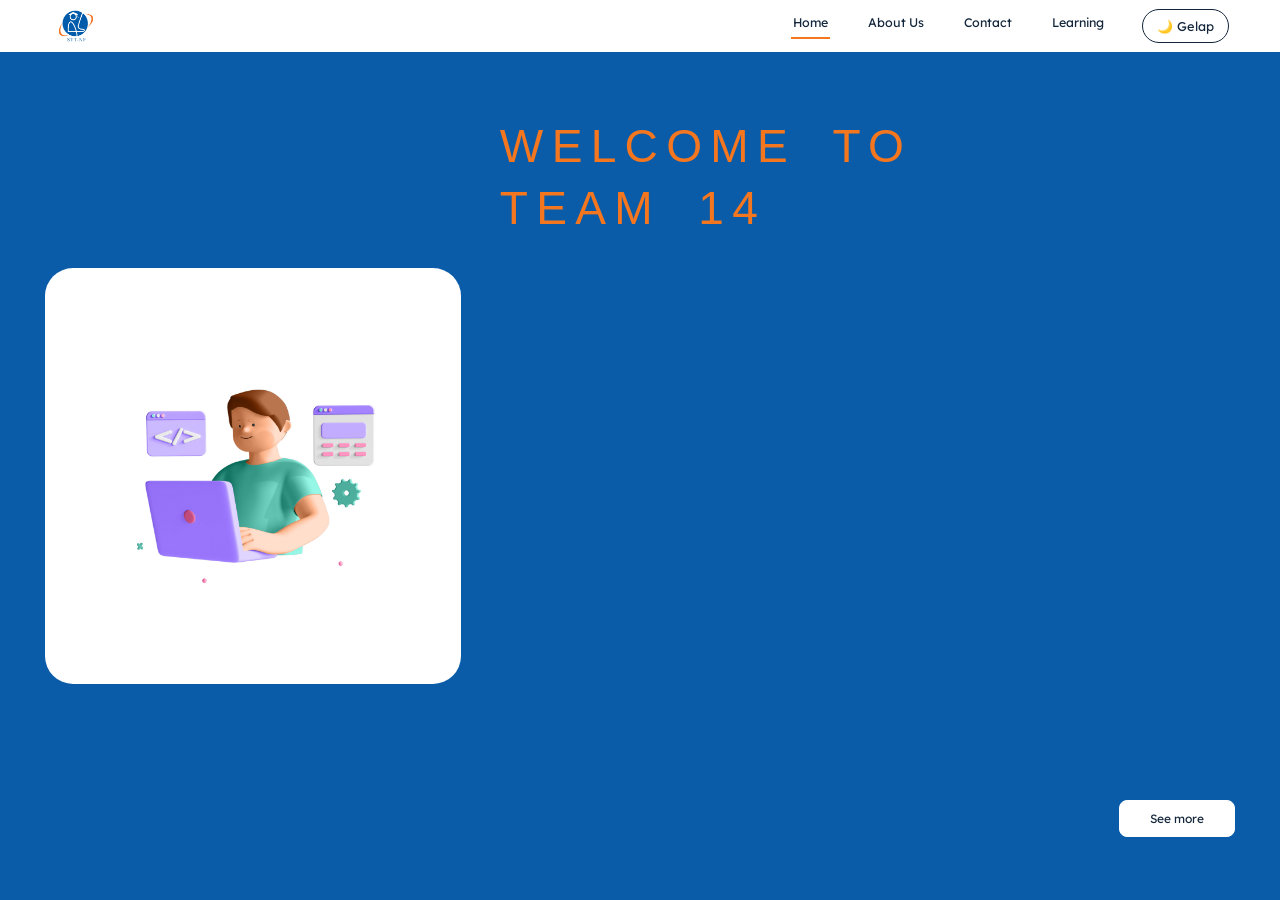
<file: kelompok_14_kelasik/index.html>
<!DOCTYPE html>
<html lang="id">
<head>
  <meta charset="UTF-8">
  <meta name="viewport" content="width=device-width, initial-scale=1">
  <title>Home | Team 14</title>
  <link rel="preconnect" href="https://fonts.googleapis.com">
  <link rel="preconnect" href="https://fonts.gstatic.com" crossorigin>
  <link href="https://fonts.googleapis.com/css2?family=Lexend:wght@300;400;500&family=Syncopate:wght@400;700&display=swap" rel="stylesheet">
  <link rel="stylesheet" href="css\css\style.css">
</head>
<body>
  <header class="navbar">
    <a class="logo" href="index.html" aria-label="Beranda Team 14"><img src="gambar/logo-sttnf-12-768x557.jpg" alt="Logo Team 14" width="34" height="34"></a>
    <nav aria-label="Menu utama">
    <ul>
      <li><a href="index.html" aria-current="page">Home</a></li>
      <li><a href="about.html">About Us</a></li>
      <li><a href="contact.html">Contact</a></li>
      <li><a href="learn.html">Learning</a></li>
    </ul>
    </nav>
  </header>

  <main class="hero">
    <div class="hero-kartu">
      <img src="gambar/1.jpg" alt="Ilustrasi orang bekerja dengan laptop">
    </div>
    <div class="hero-teks">
      <h1 class="judul">Welcome to<br>Team 14</h1>
      <a class="tombol" href="about.html">See more</a>
    </div>
  </main>
  <script src="js/interaksi.js"></script>
</body>
</html>
</file>
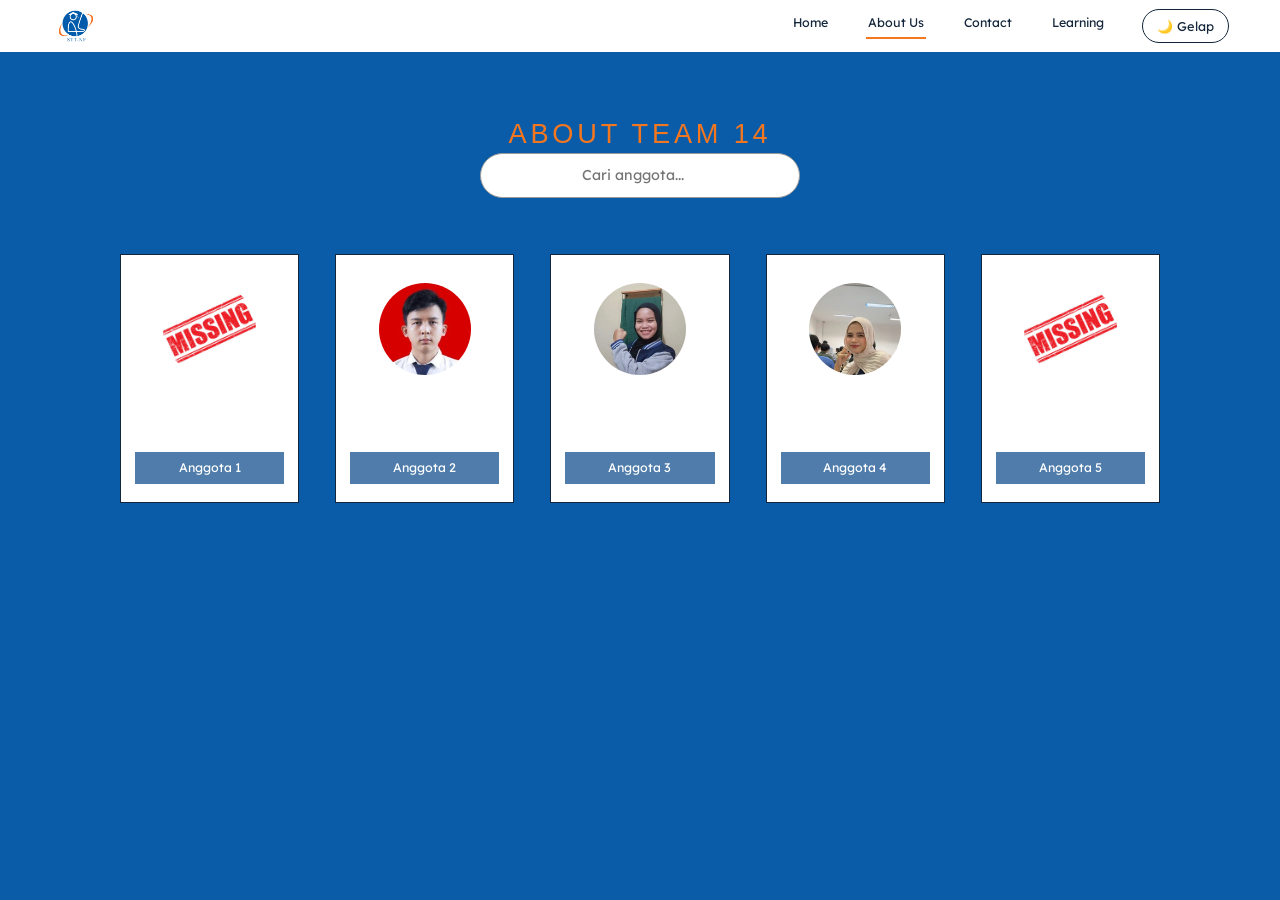
<file: kelompok_14_kelasik/about.html>
<!DOCTYPE html>
<html lang="id">
<head>
  <meta charset="UTF-8">
  <meta name="viewport" content="width=device-width, initial-scale=1">
  <title>About | Team 14</title>
  <link href="https://fonts.googleapis.com/css2?family=Lexend:wght@300;400;500&family=Syncopate:wght@400;700&display=swap" rel="stylesheet">
  <link rel="stylesheet" href="css\css\style.css">
</head>
<body>
  <header class="navbar">
    <a class="logo" href="index.html" aria-label="Beranda Team 14"><img src="gambar/logo-sttnf-12-768x557.jpg" alt="Logo Team 14" width="34" height="34"></a>
    <nav aria-label="Menu utama">
    <ul>
      <li><a href="index.html">Home</a></li>
      <li><a href="about.html" aria-current="page">About Us</a></li>
      <li><a href="contact.html">Contact</a></li>
      <li><a href="learn.html">Learning</a></li>
    </ul>
    </nav>
  </header>

  <main class="halaman halaman-tengah">
    <h1 class="judul">About Team 14</h1>
    <ul class="anggota">
      <li>
        <a class="kartu-anggota" href="anggota-1.html" aria-label="Lihat detail Anggota 1">
          <div class="foto-bulat"><img src="gambar/miss.jpg" alt="Foto Anggota 1"></div>
          <span class="label-nama">Anggota 1</span>
        </a>
      </li>
      <li>
        <a class="kartu-anggota" href="anggota-2.html" aria-label="Lihat detail Anggota 2">
          <div class="foto-bulat"><img src="gambar/risky.jpeg" alt="Foto Anggota 2"></div>
          <span class="label-nama">Anggota 2</span>
        </a>
      </li>
      <li>
        <a class="kartu-anggota" href="anggota-3.html" aria-label="Lihat detail Anggota 3">
          <div class="foto-bulat"><img src="gambar/zulfa.jpeg" alt="Foto Anggota 3"></div>
          <span class="label-nama">Anggota 3</span>
        </a>
      </li>
      <li>
        <a class="kartu-anggota" href="anggota-4.html" aria-label="Lihat detail Anggota 4">
          <div class="foto-bulat"><img src="gambar/intan.jpeg" alt="Foto Anggota 4"></div>
          <span class="label-nama">Anggota 4</span>
        </a>
      </li>
      <li>
        <a class="kartu-anggota" href="anggota-5.html" aria-label="Lihat detail Anggota 5">
          <div class="foto-bulat"><img src="gambar/miss.jpg" alt="Foto Anggota 5"></div>
          <span class="label-nama">Anggota 5</span>
        </a>
      </li>
    </ul>
  </main>
  <script src="js/interaksi.js"></script>
</body>
</html>
</file>
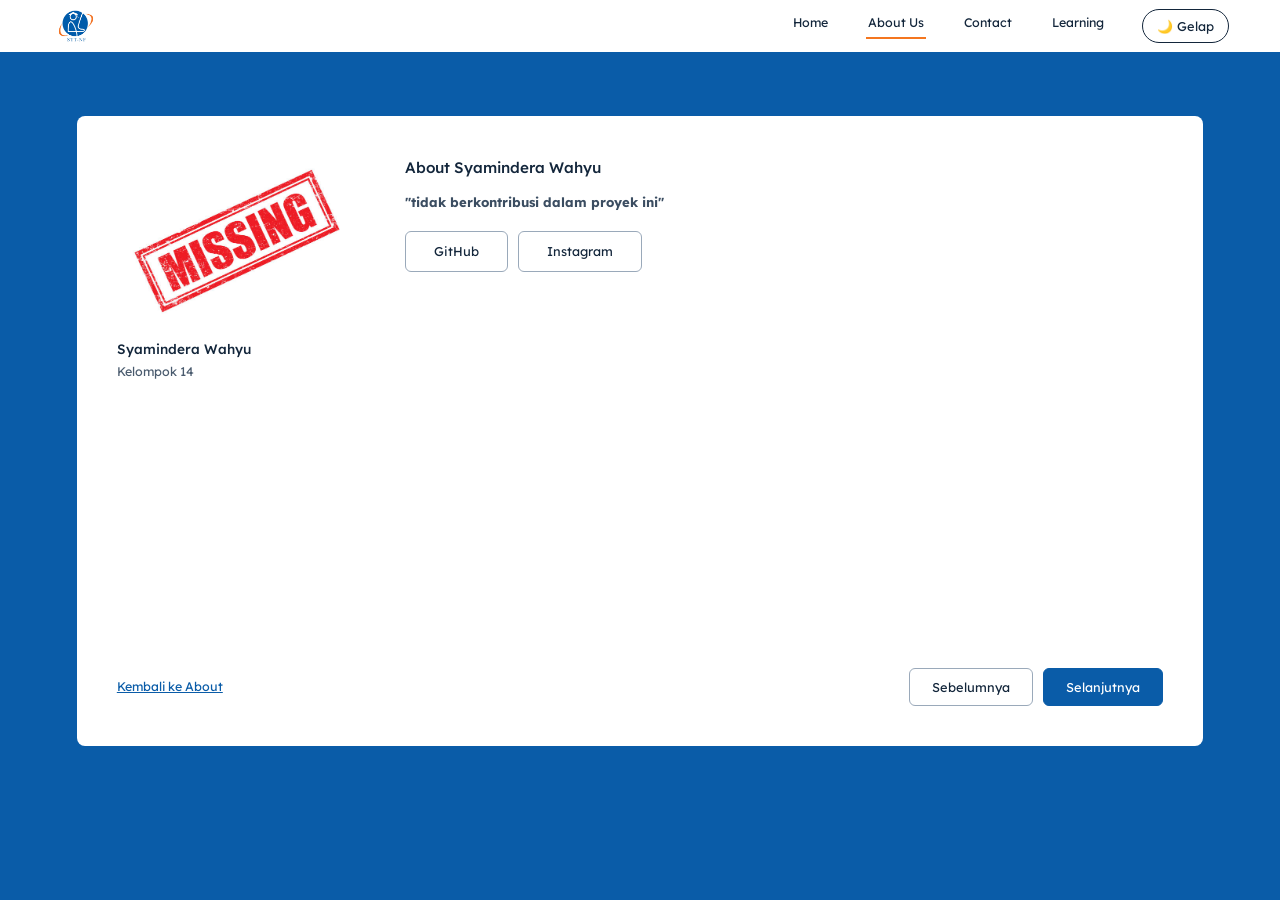
<file: kelompok_14_kelasik/anggota-1.html>
<!DOCTYPE html>
<html lang="id">
<head>
  <meta charset="UTF-8">
  <meta name="viewport" content="width=device-width, initial-scale=1">
  <title>Anggota 1 | Team 14</title>
  <link rel="preconnect" href="https://fonts.googleapis.com">
  <link rel="preconnect" href="https://fonts.gstatic.com" crossorigin>
  <link href="https://fonts.googleapis.com/css2?family=Lexend:wght@300;400;500&family=Syncopate:wght@400;700&display=swap" rel="stylesheet">
  <link rel="stylesheet" href="css\css\style.css">
</head>
<body>
  <header class="navbar">
    <a class="logo" href="index.html" aria-label="Beranda Team 14"><img src="gambar/logo-sttnf-12-768x557.jpg" alt="Logo Team 14" width="34" height="34"></a>
    <nav aria-label="Menu utama">
    <ul>
      <li><a href="index.html">Home</a></li>
      <li><a href="about.html" aria-current="page">About Us</a></li>
      <li><a href="contact.html">Contact</a></li>
      <li><a href="learn.html">Learning</a></li>
    </ul>
    </nav>
  </header>

  <main class="halaman">
    <article class="panel-detail">
      <div class="detail-atas">
        <div>
          <div class="foto-persegi"><img src="gambar/miss.jpg" alt="Foto Anggota 1"></div>
          <p class="identitas"><strong>Syamindera Wahyu</strong><span>Kelompok 14</span></p>
        </div>
        <div class="detail-isi">
          <h1>About Syamindera Wahyu</h1>
          <p><strong>"tidak berkontribusi dalam proyek ini"</strong></p>
          <div class="tautan">
            <a class="tombol-garis" href="https://github.com/" target="_blank" rel="noopener">GitHub</a>
            <a class="tombol-garis" href="https://instagram.com/" target="_blank" rel="noopener">Instagram</a>
          </div>
        </div>
      </div>
      <div class="detail-aksi">
        <a class="kembali" href="about.html">Kembali ke About</a>
        <a class="tombol-garis" href="anggota-5.html">Sebelumnya</a>
        <a class="tombol-biru" href="anggota-2.html">Selanjutnya</a>
      </div>
    </article>
  </main>
  <script src="js/interaksi.js"></script>
</body>
</html>
</file>
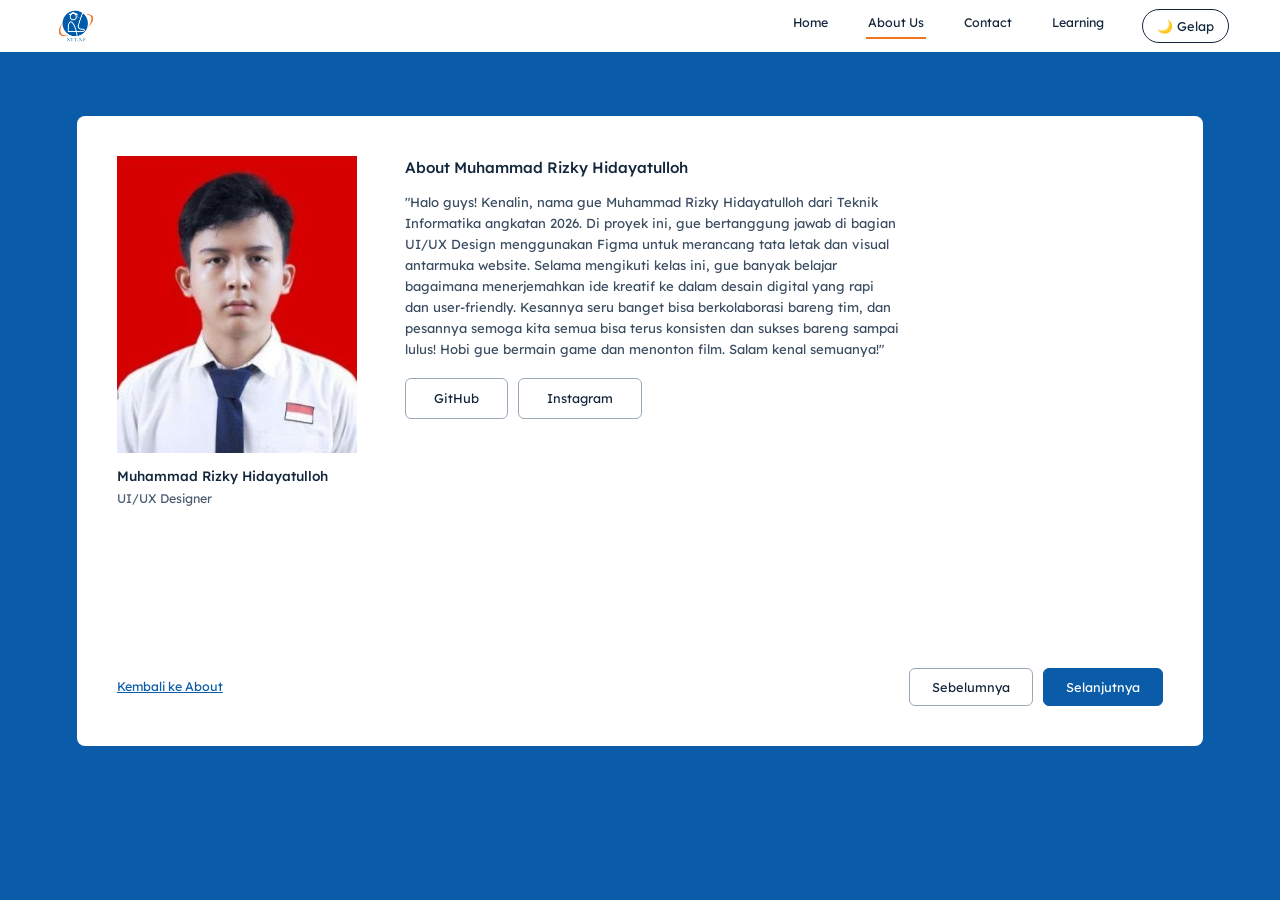
<file: kelompok_14_kelasik/anggota-2.html>
<!DOCTYPE html>
<html lang="id">
<head>
  <meta charset="UTF-8">
  <meta name="viewport" content="width=device-width, initial-scale=1">
  <title>Anggota 2 | Team 14</title>
  <link rel="preconnect" href="https://fonts.googleapis.com">
  <link rel="preconnect" href="https://fonts.gstatic.com" crossorigin>
  <link href="https://fonts.googleapis.com/css2?family=Lexend:wght@300;400;500&family=Syncopate:wght@400;700&display=swap" rel="stylesheet">
  <link rel="stylesheet" href="css\css\style.css">
</head>
<body>
  <header class="navbar">
    <a class="logo" href="index.html" aria-label="Beranda Team 14"><img src="gambar/logo-sttnf-12-768x557.jpg" alt="Logo Team 14" width="34" height="34"></a>
    <nav aria-label="Menu utama">
    <ul>
      <li><a href="index.html">Home</a></li>
      <li><a href="about.html" aria-current="page">About Us</a></li>
      <li><a href="contact.html">Contact</a></li>
      <li><a href="learn.html">Learning</a></li>
    </ul>
    </nav>
  </header>

  <main class="halaman">
    <article class="panel-detail">
      <div class="detail-atas">
        <div>
          <div class="foto-persegi"><img src="gambar/risky.jpeg" alt="Foto Anggota 2"></div>
          <p class="identitas"><strong>Muhammad Rizky Hidayatulloh</strong><span>UI/UX Designer</span></p>
        </div>
        <div class="detail-isi">
          <h1>About Muhammad Rizky Hidayatulloh</h1>
          <p> "Halo guys! Kenalin, nama gue Muhammad Rizky Hidayatulloh dari Teknik Informatika angkatan 2026. Di proyek ini, gue bertanggung jawab di bagian UI/UX Design menggunakan Figma untuk merancang tata letak dan visual antarmuka website. Selama mengikuti kelas ini, gue banyak belajar bagaimana menerjemahkan ide kreatif ke dalam desain digital yang rapi dan user-friendly. Kesannya seru banget bisa berkolaborasi bareng tim, dan pesannya semoga kita semua bisa terus konsisten dan sukses bareng sampai lulus! Hobi gue bermain game dan menonton film. Salam kenal semuanya!"   </p>
          <div class="tautan">
            <a class="tombol-garis" href="https://github.com/kyyarc" target="_blank" rel="noopener">GitHub</a>
            <a class="tombol-garis" href="https://www.instagram.com/1cnkyyy?cplk=MWlpYjY0aWRhZ2pjeg==" target="_blank" rel="noopener">Instagram</a>
          </div>
        </div>
      </div>
      <div class="detail-aksi">
        <a class="kembali" href="about.html">Kembali ke About</a>
        <a class="tombol-garis" href="anggota-1.html">Sebelumnya</a>
        <a class="tombol-biru" href="anggota-3.html">Selanjutnya</a>
      </div>
    </article>
  </main>
  <script src="js/interaksi.js"></script>
</body>
</html>
</file>
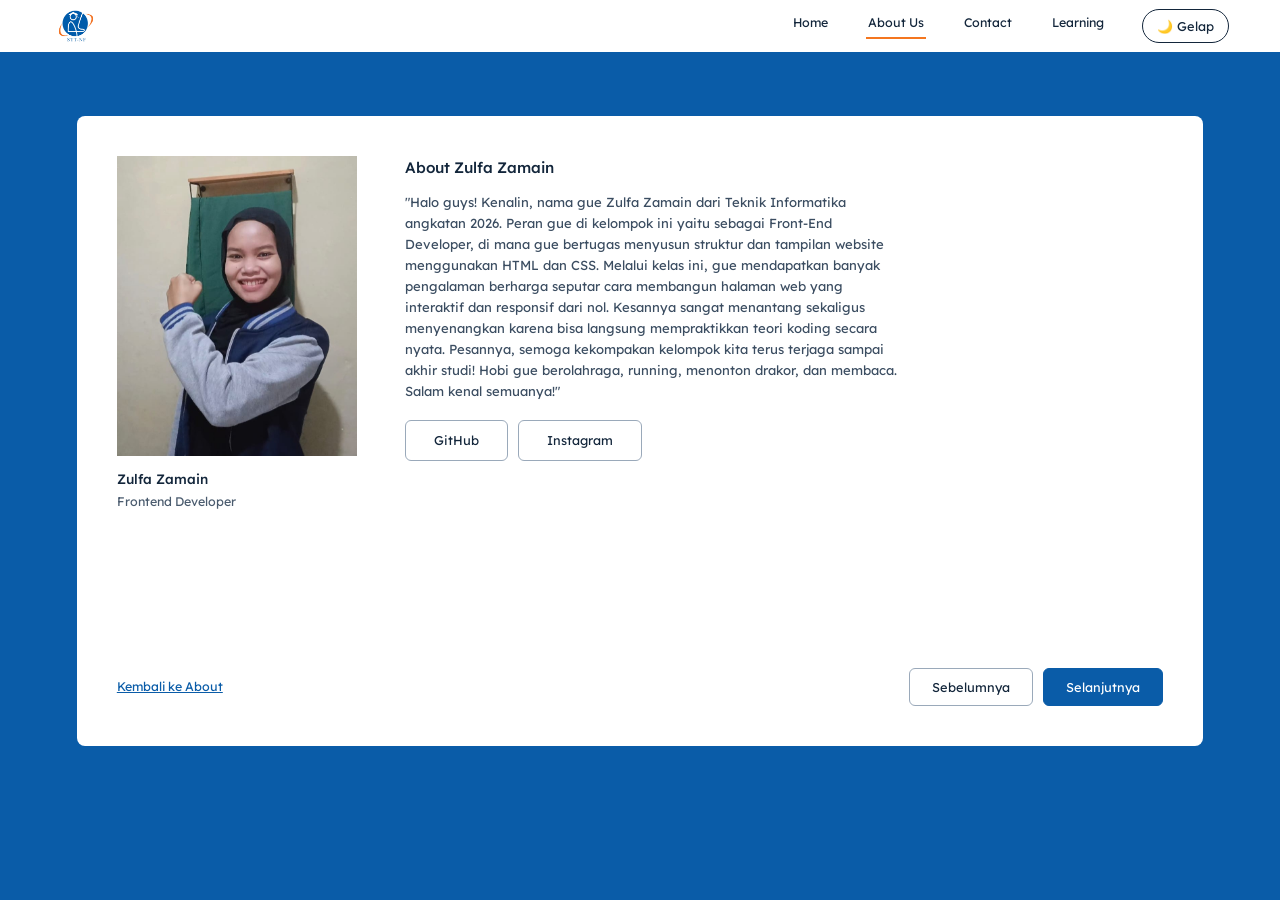
<file: kelompok_14_kelasik/anggota-3.html>
<!DOCTYPE html>
<html lang="id">
<head>
  <meta charset="UTF-8">
  <meta name="viewport" content="width=device-width, initial-scale=1">
  <title>Anggota 3 | Team 14</title>
  <link rel="preconnect" href="https://fonts.googleapis.com">
  <link rel="preconnect" href="https://fonts.gstatic.com" crossorigin>
  <link href="https://fonts.googleapis.com/css2?family=Lexend:wght@300;400;500&family=Syncopate:wght@400;700&display=swap" rel="stylesheet">
  <link rel="stylesheet" href="css\css\style.css">
</head>
<body>
  <header class="navbar">
    <a class="logo" href="index.html" aria-label="Beranda Team 14"><img src="gambar/logo-sttnf-12-768x557.jpg" alt="Logo Team 14" width="34" height="34"></a>
    <nav aria-label="Menu utama">
    <ul>
      <li><a href="index.html">Home</a></li>
      <li><a href="about.html" aria-current="page">About Us</a></li>
      <li><a href="contact.html">Contact</a></li>
      <li><a href="learn.html">Learning</a></li>
    </ul>
    </nav>
  </header>

  <main class="halaman">
    <article class="panel-detail">
      <div class="detail-atas">
        <div>
          <div class="foto-persegi"><img src="gambar/zulfa.jpeg" alt="Foto Anggota 3"></div>
          <p class="identitas"><strong>Zulfa Zamain</strong><span>Frontend Developer</span></p>
        </div>
        <div class="detail-isi">
          <h1>About Zulfa Zamain</h1>
          <p>"Halo guys! Kenalin, nama gue Zulfa Zamain dari Teknik Informatika angkatan 2026. Peran gue di kelompok ini yaitu sebagai Front-End Developer, di mana gue bertugas menyusun struktur dan tampilan website menggunakan HTML dan CSS. Melalui kelas ini, gue mendapatkan banyak pengalaman berharga seputar cara membangun halaman web yang interaktif dan responsif dari nol. Kesannya sangat menantang sekaligus menyenangkan karena bisa langsung mempraktikkan teori koding secara nyata. Pesannya, semoga kekompakan kelompok kita terus terjaga sampai akhir studi! Hobi gue berolahraga, running, menonton drakor, dan membaca. Salam kenal semuanya!"</p>
          <div class="tautan">
            <a class="tombol-garis" href="https://github.com/zulfazamain40-coder" target="_blank" rel="noopener">GitHub</a>
            <a class="tombol-garis" href="https://www.instagram.com/zulfa.zmn?mdxt=MXN0dDM2OWNkZXVkbg%3D%3D" target="_blank" rel="noopener">Instagram</a>
          </div>
        </div>
      </div>
      <div class="detail-aksi">
        <a class="kembali" href="about.html">Kembali ke About</a>
        <a class="tombol-garis" href="anggota-2.html">Sebelumnya</a>
        <a class="tombol-biru" href="anggota-4.html">Selanjutnya</a>
      </div>
    </article>
  </main>
  <script src="js/interaksi.js"></script>
</body>
</html>
</file>
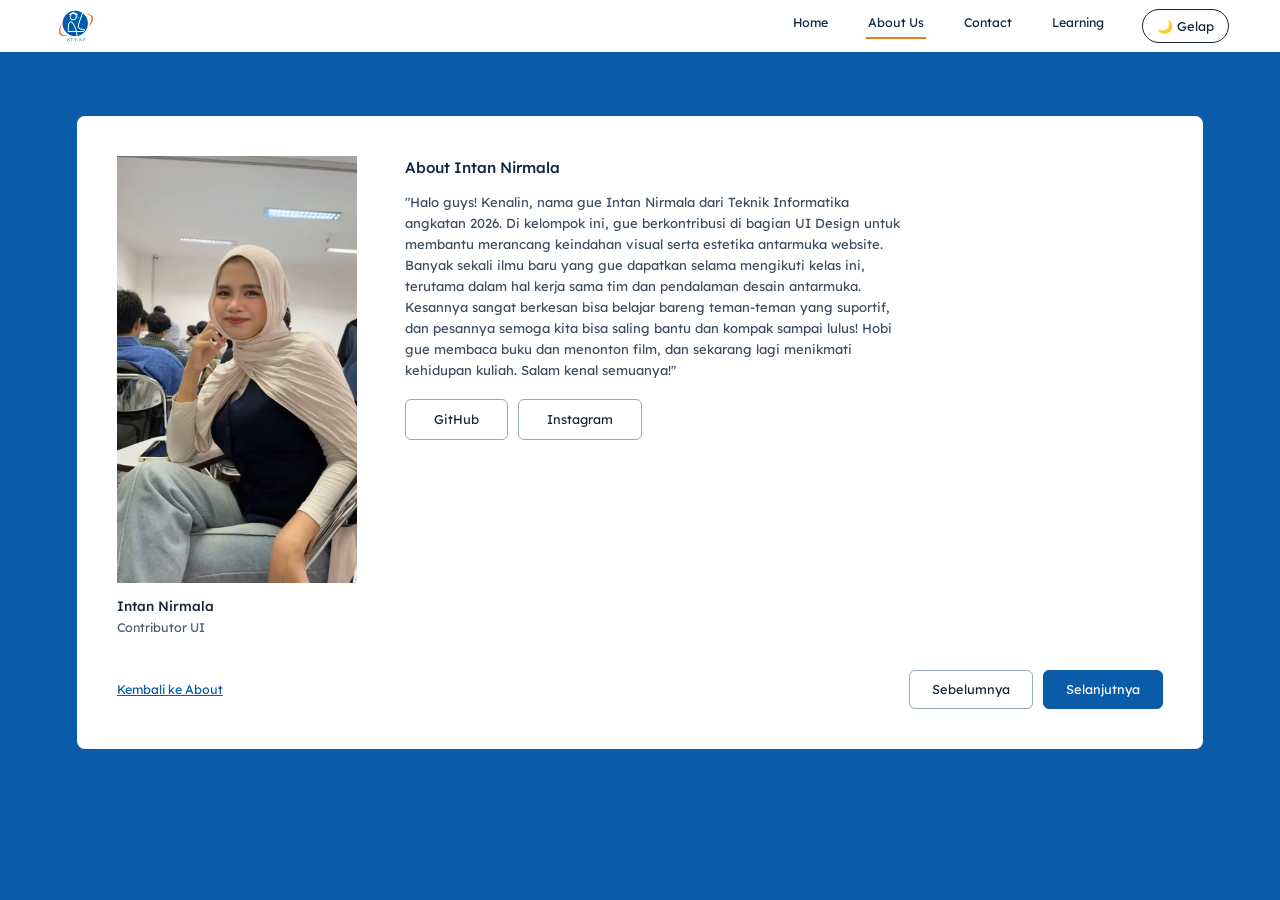
<file: kelompok_14_kelasik/anggota-4.html>
<!DOCTYPE html>
<html lang="id">
<head>
  <meta charset="UTF-8">
  <meta name="viewport" content="width=device-width, initial-scale=1">
  <title>Anggota 4 | Team 14</title>
  <link rel="preconnect" href="https://fonts.googleapis.com">
  <link rel="preconnect" href="https://fonts.gstatic.com" crossorigin>
  <link href="https://fonts.googleapis.com/css2?family=Lexend:wght@300;400;500&family=Syncopate:wght@400;700&display=swap" rel="stylesheet">
  <link rel="stylesheet" href="css\css\style.css">
</head>
<body>
  <header class="navbar">
    <a class="logo" href="index.html" aria-label="Beranda Team 14"><img src="gambar/logo-sttnf-12-768x557.jpg" alt="Logo Team 14" width="34" height="34"></a>
    <nav aria-label="Menu utama">
    <ul>
      <li><a href="index.html">Home</a></li>
      <li><a href="about.html" aria-current="page">About Us</a></li>
      <li><a href="contact.html">Contact</a></li>
      <li><a href="learn.html">Learning</a></li>
    </ul>
    </nav>
  </header>

  <main class="halaman">
    <article class="panel-detail">
      <div class="detail-atas">
        <div>
          <div class="foto-persegi"><img src="gambar/intan.jpeg" alt="Foto Anggota 4"></div>
          <p class="identitas"><strong>Intan Nirmala</strong><span>Contributor UI</span></p>
        </div>
        <div class="detail-isi">
          <h1>About Intan Nirmala</h1>
          <p>"Halo guys! Kenalin, nama gue Intan Nirmala dari Teknik Informatika angkatan 2026. Di kelompok ini, gue berkontribusi di bagian UI Design untuk membantu merancang keindahan visual serta estetika antarmuka website. Banyak sekali ilmu baru yang gue dapatkan selama mengikuti kelas ini, terutama dalam hal kerja sama tim dan pendalaman desain antarmuka. Kesannya sangat berkesan bisa belajar bareng teman-teman yang suportif, dan pesannya semoga kita bisa saling bantu dan kompak sampai lulus! Hobi gue membaca buku dan menonton film, dan sekarang lagi menikmati kehidupan kuliah. Salam kenal semuanya!"</p>
          <div class="tautan">
            <a class="tombol-garis" href="https://github.com/intannirmala149-source" target="_blank" rel="noopener">GitHub</a>
            <a class="tombol-garis" href="https://www.instagram.com/intannn_79?xtok=eXB0azU4cGx4d3hz" target="_blank" rel="noopener">Instagram</a>
          </div>
        </div>
      </div>
      <div class="detail-aksi">
        <a class="kembali" href="about.html">Kembali ke About</a>
        <a class="tombol-garis" href="anggota-3.html">Sebelumnya</a>
        <a class="tombol-biru" href="anggota-5.html">Selanjutnya</a>
      </div>
    </article>
  </main>
  <script src="js/interaksi.js"></script>
</body>
</html>
</file>
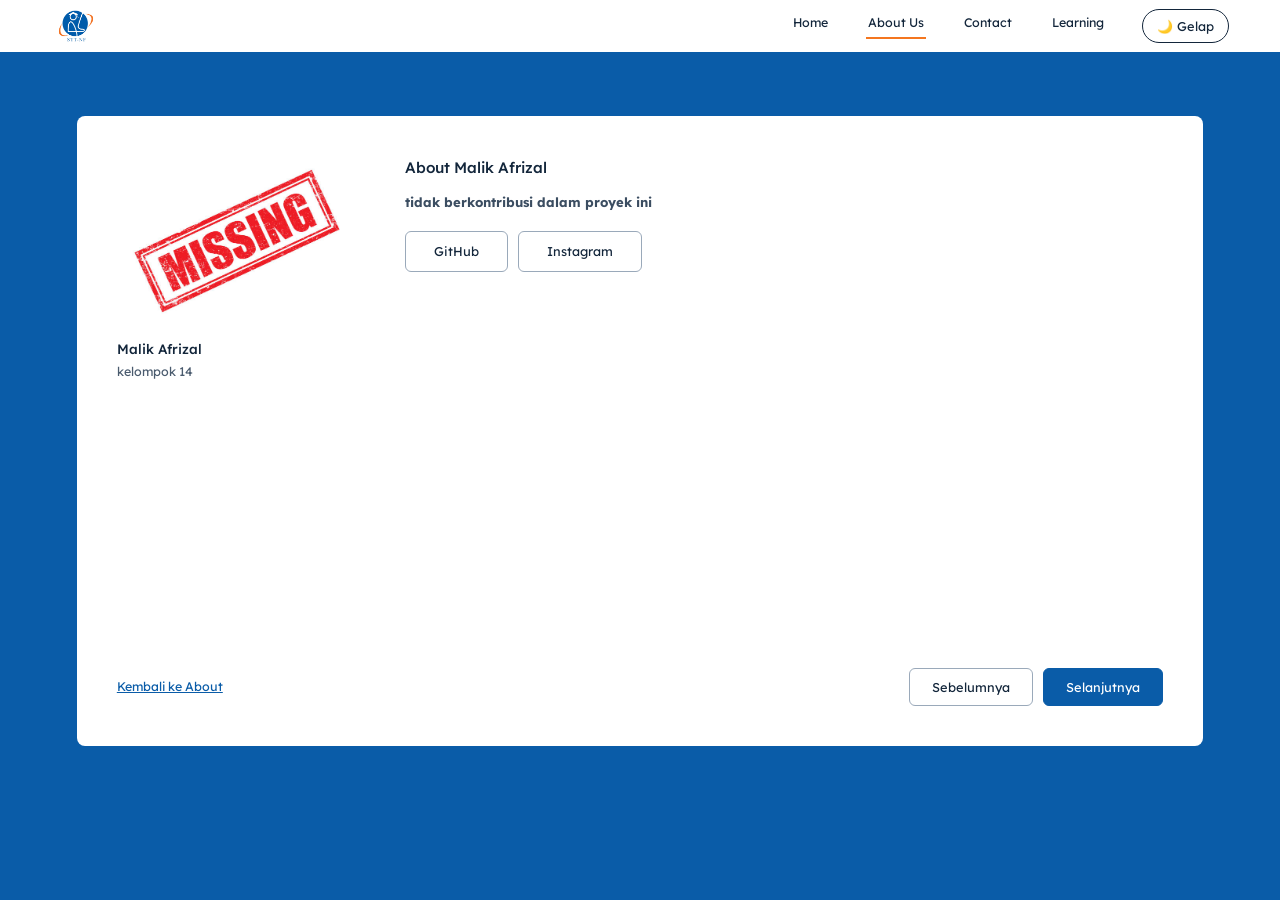
<file: kelompok_14_kelasik/anggota-5.html>
<!DOCTYPE html>
<html lang="id">
<head>
  <meta charset="UTF-8">
  <meta name="viewport" content="width=device-width, initial-scale=1">
  <title>Anggota 5 | Team 14</title>
  <link rel="preconnect" href="https://fonts.googleapis.com">
  <link rel="preconnect" href="https://fonts.gstatic.com" crossorigin>
  <link href="https://fonts.googleapis.com/css2?family=Lexend:wght@300;400;500&family=Syncopate:wght@400;700&display=swap" rel="stylesheet">
  <link rel="stylesheet" href="css\css\style.css">
</head>
<body>
  <header class="navbar">
    <a class="logo" href="index.html" aria-label="Beranda Team 14"><img src="gambar/logo-sttnf-12-768x557.jpg" alt="Logo Team 14" width="34" height="34"></a>
    <nav aria-label="Menu utama">
    <ul>
      <li><a href="index.html">Home</a></li>
      <li><a href="about.html" aria-current="page">About Us</a></li>
      <li><a href="contact.html">Contact</a></li>
      <li><a href="learn.html">Learning</a></li>
    </ul>
    </nav>
  </header>

  <main class="halaman">
    <article class="panel-detail">
      <div class="detail-atas">
        <div>
          <div class="foto-persegi"><img src="gambar/miss.jpg" alt="Foto Anggota 5"></div>
          <p class="identitas"><strong>Malik Afrizal</strong><span>kelompok 14</span></p>
        </div>
        <div class="detail-isi">
          <h1>About Malik Afrizal</h1>
          <p><strong>tidak berkontribusi dalam proyek ini</strong></p>
          <div class="tautan">
            <a class="tombol-garis" href="https://github.com/" target="_blank" rel="noopener">GitHub</a>
            <a class="tombol-garis" href="https://instagram.com/" target="_blank" rel="noopener">Instagram</a>
          </div>
        </div>
      </div>
      <div class="detail-aksi">
        <a class="kembali" href="about.html">Kembali ke About</a>
        <a class="tombol-garis" href="anggota-4.html">Sebelumnya</a>
        <a class="tombol-biru" href="anggota-1.html">Selanjutnya</a>
      </div>
    </article>
  </main>
  <script src="js/interaksi.js"></script>
</body>
</html>
</file>
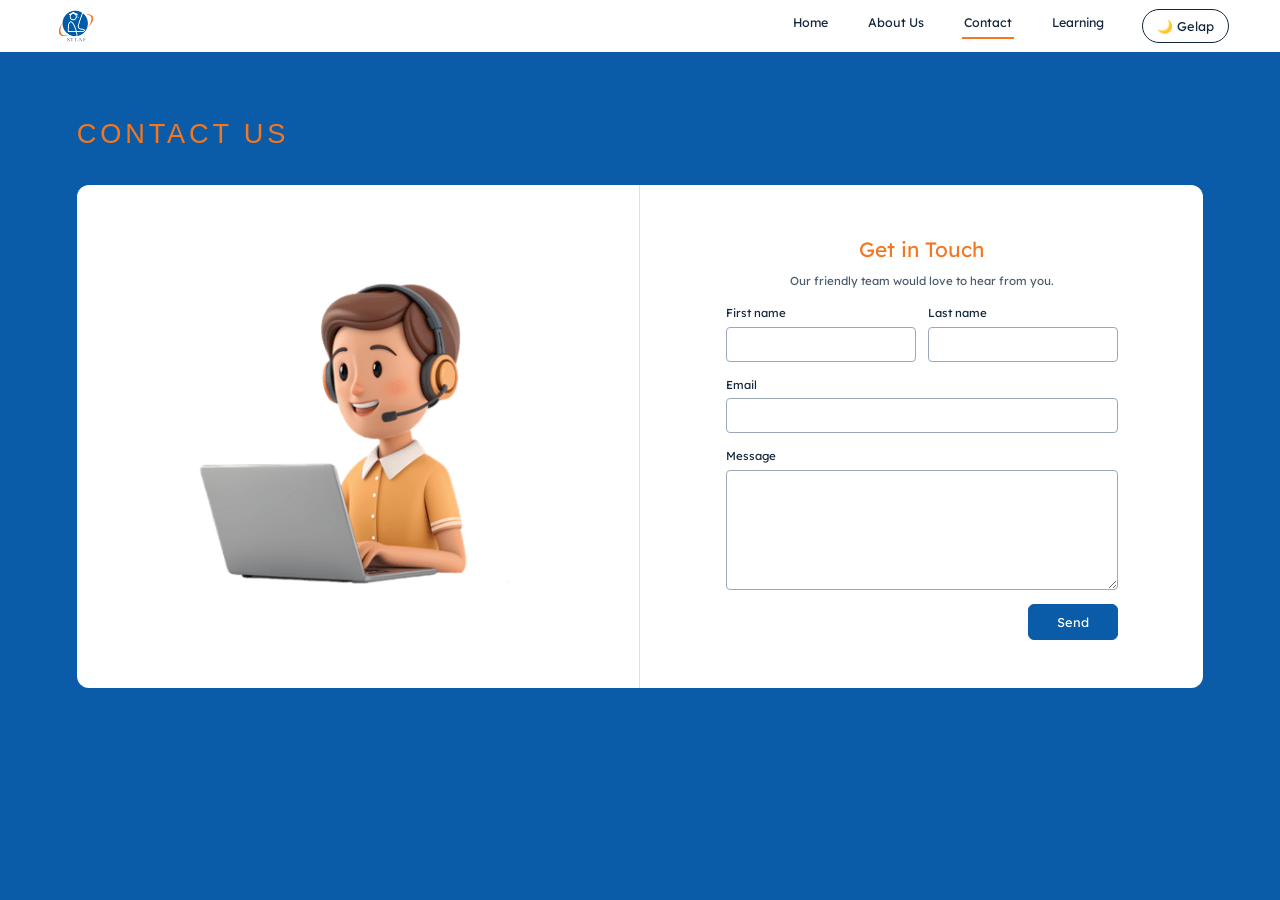
<file: kelompok_14_kelasik/contact.html>
<!DOCTYPE html>
<html lang="id">
<head>
  <meta charset="UTF-8">
  <meta name="viewport" content="width=device-width, initial-scale=1">
  <title>Contact | Team 14</title>
  <link rel="preconnect" href="https://fonts.googleapis.com">
  <link rel="preconnect" href="https://fonts.gstatic.com" crossorigin>
  <link href="https://fonts.googleapis.com/css2?family=Lexend:wght@300;400;500&family=Syncopate:wght@400;700&display=swap" rel="stylesheet">
  <link rel="stylesheet" href="css\css\style.css">
</head>
<body>
  <header class="navbar">
    <a class="logo" href="index.html" aria-label="Beranda Team 14"><img src="gambar/logo-sttnf-12-768x557.jpg" alt="Logo Team 14" width="34" height="34"></a>
    <nav aria-label="Menu utama">
    <ul>
      <li><a href="index.html">Home</a></li>
      <li><a href="about.html">About Us</a></li>
      <li><a href="contact.html" aria-current="page">Contact</a></li>
      <li><a href="learn.html">Learning</a></li>
    </ul>
    </nav>
  </header>

  <main class="halaman">
    <h1 class="judul judul-kiri">Contact Us</h1>
    <div class="kontak-kartu">
      <div class="kontak-gambar">
        <img src="gambar/7.png" alt="Ilustrasi bohlam dan puzzle">
      </div>
      <form class="form-kontak" id="formKontak">
        <h2>Get in Touch</h2>
        <p class="sapa">Our friendly team would love to hear from you.</p>
        <div class="baris-dua">
          <label>First name <input type="text" name="first_name" autocomplete="given-name" required></label>
          <label>Last name <input type="text" name="last_name" autocomplete="family-name" required></label>
        </div>
        <label>Email <input type="email" name="email" autocomplete="email" required></label>
        <label>Message <textarea name="message" required></textarea></label>
        <button class="tombol-biru" type="submit">Send</button>
      </form>
    </div>
  </main>
  <script src="js/interaksi.js"></script>
</body>
</html>
</file>
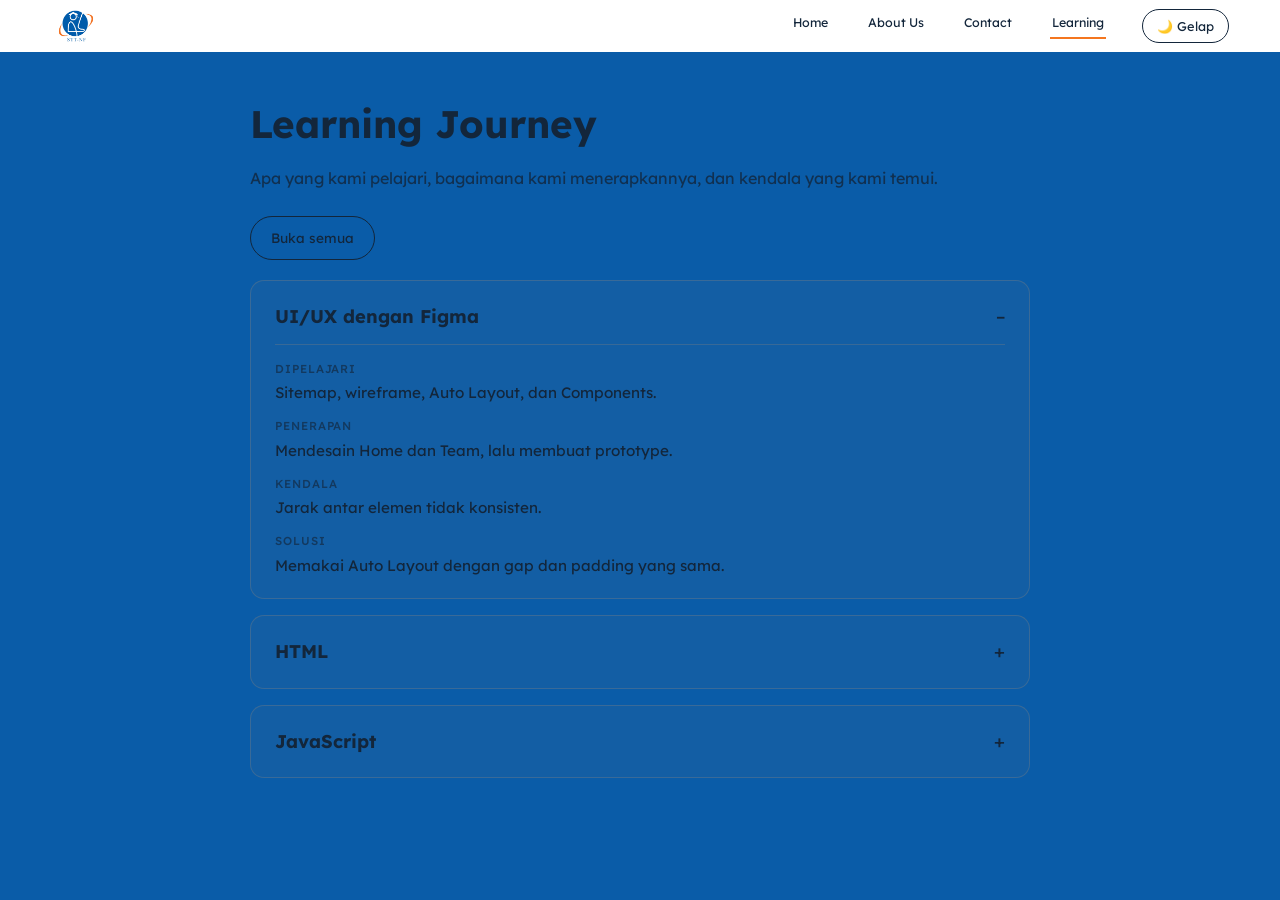
<file: kelompok_14_kelasik/learn.html>
<!DOCTYPE html>
<html lang="id">
<head>
  <meta charset="UTF-8">
  <meta name="viewport" content="width=device-width, initial-scale=1">
  <title>Learning | Team 14</title>
  <link rel="preconnect" href="https://fonts.googleapis.com">
  <link rel="preconnect" href="https://fonts.gstatic.com" crossorigin>
  <link href="https://fonts.googleapis.com/css2?family=Lexend:wght@300;400;500&family=Syncopate:wght@400;700&display=swap" rel="stylesheet">
  <link rel="stylesheet" href="css/css/style.css">

  <style>
    .page-content { max-width: 820px; margin: 0 auto; padding: 40px 20px 80px; line-height: 1.7; }
    .page-content h1 { margin: 0 0 8px; font-size: clamp(1.6rem, 4vw, 2.4rem); }
    .page-intro { margin: 0 0 24px; opacity: .8; }
    .toggle-all {
      margin-bottom: 20px; padding: 9px 20px; border: 1px solid currentColor;
      border-radius: 999px; background: transparent; color: inherit;
      font: inherit; font-size: .85rem; cursor: pointer;
    }
    .learning-grid { display: flex; flex-direction: column; gap: 16px; }
    .learning-card {
      padding: 20px 24px; border: 1px solid rgba(127,127,127,.35);
      border-radius: 14px; background: rgba(127,127,127,.08);
    }
    .learning-card h2 { margin: 0; font-size: 1.15rem; }
    .learning-card.open h2 {
      margin-bottom: 14px; padding-bottom: 12px;
      border-bottom: 1px solid rgba(127,127,127,.35);
    }
    .learning-card > p { margin: 0 0 10px; font-size: .95rem; }
    .learning-card > p:last-child { margin-bottom: 0; }
    .learning-card strong {
      display: block; margin-bottom: 2px; font-size: .72rem; font-weight: 500;
      letter-spacing: .08em; text-transform: uppercase; opacity: .65;
    }
    .theme-btn {
      padding: 6px 14px; border: 1px solid currentColor; border-radius: 999px;
      background: transparent; color: inherit; font: inherit;
      font-size: .8rem; cursor: pointer; white-space: nowrap;
    }

    /* MODE GELAP */
    html[data-theme="dark"] body { background: #121212; color: #f1f1f1; }
    html[data-theme="dark"] .navbar { background: #1a1a1a; border-bottom: 1px solid #333; }
    html[data-theme="dark"] .navbar a,
    html[data-theme="dark"] .navbar .theme-btn { color: #f1f1f1; }
    html[data-theme="dark"] .navbar a:hover { color: #8ab4ff; }
    html[data-theme="dark"] .navbar a[aria-current="page"] { color: #8ab4ff; border-bottom: 2px solid #8ab4ff; }
    html[data-theme="dark"] .learning-card { background: #1e1e1e; border-color: #333; }
    html[data-theme="dark"] .learning-card h2 { color: #fff; }
    html[data-theme="dark"] .learning-card strong { color: #8ab4ff; opacity: 1; }
  </style>
</head>
<body>
  <header class="navbar">
    <a class="logo" href="index.html" aria-label="Beranda Team 14"><img src="gambar/logo-sttnf-12-768x557.jpg" alt="Logo Team 14" width="34" height="34"></a>
    <nav aria-label="Menu utama">
    <ul>
      <li><a href="index.html">Home</a></li>
      <li><a href="about.html">About Us</a></li>
      <li><a href="contact.html">Contact</a></li>
      <li><a href="learn.html" aria-current="page">Learning</a></li>
      <li><button class="theme-btn" id="themeToggle" type="button">🌙 Gelap</button></li>
    </ul>
    </nav>
  </header>

  <main class="page-content">
    <h1>Learning Journey</h1>
    <p class="page-intro">Apa yang kami pelajari, bagaimana kami menerapkannya, dan kendala yang kami temui.</p>
    <button class="toggle-all" id="toggleAll" type="button">Buka semua</button>

    <div class="learning-grid">
      <article class="learning-card reveal">
        <h2>UI/UX dengan Figma</h2>
        <p><strong>Dipelajari</strong>Sitemap, wireframe, Auto Layout, dan Components.</p>
        <p><strong>Penerapan</strong>Mendesain Home dan Team, lalu membuat prototype.</p>
        <p><strong>Kendala</strong>Jarak antar elemen tidak konsisten.</p>
        <p><strong>Solusi</strong>Memakai Auto Layout dengan gap dan padding yang sama.</p>
      </article>

      <article class="learning-card reveal">
        <h2>HTML</h2>
        <p><strong>Dipelajari</strong>Struktur halaman dan tag semantik (header, nav, main, section, footer).</p>
        <p><strong>Penerapan</strong>Menyusun navbar, hero, dan halaman-halaman yang saling terhubung.</p>
        <p><strong>Kendala</strong>Struktur tag HTML sempat berantakan dan tautan antar-file sempat tidak terbaca.</p>
        <p><strong>Solusi</strong>Memperbaiki struktur tag HTML dan memastikan tautan antar-file diatur dengan benar.</p>
      </article>

      <article class="learning-card reveal">
        <h2>JavaScript</h2>
        <p><strong>Dipelajari: </strong>DOM, event listener, dan mengubah tampilan lewat kode.</p>
        <p><strong>Penerapan: </strong>Dark mode, accordion, filter anggota, tombol kembali ke atas, dan animasi saat scroll.</p>
        <p><strong>Kendala: </strong>Pilihan dark mode hilang setiap halaman dimuat ulang, dan animasi scroll tidak muncul karena elemen tidak terdeteksi saat masuk layar.</p>
        <p><strong>Solusi: </strong>Menyimpan preferensi tema di localStorage dan memakai IntersectionObserver untuk menambahkan class saat elemen terlihat.</p>
      </article>
    </div>
  </main>

  <button id="backToTop" type="button" aria-label="Kembali ke atas">↑</button>
  <script src="js/interaksi.js"></script>
</body>
</html>
</file>
<file: kelompok_14_kelasik/css/css/style.css>
/* ===== Team 14 - style.css (HTML + CSS saja, tanpa JavaScript) ===== */

:root {
  --biru: #0a5ca8;
  --biru-tua: #084a88;
  --biru-muda: #9cc4ea;
  --oranye: #f4761f;
  --baja: #4f7caa;
  --ink: #13263b;
  --garis: #9aa9ba;
  --font-judul: 'Syncopate', 'Arial Black', sans-serif;
  --font-teks: 'Lexend', 'Segoe UI', Arial, sans-serif;
}

* { box-sizing: border-box; margin: 0; padding: 0; }

body {
  font-family: var(--font-teks);
  background: var(--biru);
  color: var(--ink);
  min-height: 100vh;
  line-height: 1.6;
}

img { max-width: 100%; display: block; }
ul { list-style: none; }
a { color: inherit; }

:focus-visible { outline: 3px solid #ffd28a; outline-offset: 3px; }

/* ===== Navbar ===== */
.navbar {
  position: sticky;
  top: 0;
  z-index: 10;
  display: flex;
  align-items: center;
  justify-content: space-between;
  gap: 12px;
  background: #fff;
  padding: 8px clamp(14px, 4vw, 56px);
}
/* Logo: tidak ikut gaya link menu (padding & garis bawah), tidak gepeng/melar */
.navbar .logo,
.navbar .logo:hover {
  display: flex;
  align-items: center;
  flex-shrink: 0;
  padding: 0;
  border-bottom: 0;
}
.navbar .logo img {
  display: block;
  width: auto;
  height: 36px;
  max-width: none;
  object-fit: contain;
}
.navbar ul {
  display: flex;
  flex-wrap: wrap;
  justify-content: flex-end;
  gap: 4px clamp(14px, 3vw, 36px);
}
.navbar a {
  display: inline-block;
  padding: 4px 2px;
  font-size: .78rem;
  text-decoration: none;
  border-bottom: 2px solid transparent;
}
.navbar a:hover,
.navbar a[aria-current="page"] { border-bottom-color: var(--oranye); }

/* ===== Umum ===== */
.halaman { padding: clamp(28px, 5vw, 64px) clamp(16px, 6vw, 96px) 72px; }

.judul {
  font-family: var(--font-judul);
  font-weight: 400;
  color: var(--oranye);
  text-transform: uppercase;
  letter-spacing: .14em;
  line-height: 1.35;
}

.tombol {
  display: inline-block;
  padding: 9px 26px;
  border: 1px solid #fff;
  border-radius: 8px;
  background: #fff;
  color: var(--ink);
  font-family: inherit;
  font-size: .8rem;
  text-decoration: none;
  cursor: pointer;
}
.tombol:hover { background: #e8f1fb; }

.tombol-biru {
  display: inline-block;
  padding: 9px 28px;
  border: 1px solid var(--biru);
  border-radius: 6px;
  background: var(--biru);
  color: #fff;
  font-family: inherit;
  font-size: .8rem;
  text-decoration: none;
  cursor: pointer;
}
.tombol-biru:hover { background: var(--biru-tua); }

.tombol-garis {
  display: inline-block;
  padding: 9px 28px;
  border: 1px solid var(--garis);
  border-radius: 6px;
  background: #fff;
  color: var(--ink);
  font-size: .8rem;
  text-decoration: none;
}
.tombol-garis:hover { border-color: var(--biru); color: var(--biru); }

/* ===== Home (Desktop - 1) ===== */
/* Kartu putih di kiri hampir menempel tepi, judul sejajar atas kartu,
   tombol See more sejajar bawah kartu di sisi kanan (sesuai Figma). */
.hero {
  display: grid;
  grid-template-columns: minmax(0, 34fr) minmax(0, 60fr);
  gap: 3vw;
  align-items: center;
  min-height: calc(100vh - 52px);
  padding: clamp(24px, 4vw, 56px) 3.5vw;
}
.hero-kartu {
  display: grid;
  place-items: center;
  width: 100%;
  max-width: 520px;
  aspect-ratio: 1 / 1;
  padding: clamp(12px, 2vw, 28px);
  border-radius: 28px;
  background: #fff;
}
.hero-kartu img { width: 100%; height: 100%; object-fit: contain; }
.hero-teks {
  display: flex;
  flex-direction: column;
  justify-content: space-between;
  align-items: flex-start;
  align-self: stretch;
  gap: 32px;
  padding: clamp(0px, 1vw, 12px) 0;
}
.hero-teks h1 {
  font-size: clamp(1.5rem, 3.6vw, 3.4rem);
  letter-spacing: .18em;
  word-spacing: .35em;
}
.hero-teks .tombol { align-self: flex-end; padding: 8px 30px; font-size: .75rem; }

/* ===== About (Desktop - 2) ===== */
.halaman-tengah .judul { text-align: center; font-size: clamp(1rem, 2.4vw, 1.7rem); }

.anggota {
  display: flex;
  flex-wrap: wrap;
  justify-content: center;
  gap: clamp(14px, 3vw, 36px);
  margin-top: clamp(28px, 5vw, 56px);
}
.anggota li { width: clamp(150px, 14vw, 190px); }

.kartu-anggota {
  display: flex;
  flex-direction: column;
  align-items: center;
  gap: clamp(20px, 3vw, 40px);
  height: 100%;
  aspect-ratio: .72;
  padding: clamp(18px, 2.5vw, 28px) 14px 18px;
  border: 1px solid var(--ink);
  background: #fff;
  text-decoration: none;
}
.foto-bulat {
  display: grid;
  place-items: center;
  width: 62%;
  aspect-ratio: 1;
  overflow: hidden;
  border-radius: 50%;
  background: #000;
  color: #fff;
  font-size: 1.1rem;
}
.foto-bulat img { width: 100%; height: 100%; object-fit: cover; }
.label-nama {
  width: 100%;
  margin-top: auto;
  padding: 6px 4px;
  background: var(--baja);
  color: #fff;
  font-size: .78rem;
  text-align: center;
}
.kartu-anggota:hover .label-nama,
.kartu-anggota:focus-visible .label-nama { background: var(--biru-tua); }

/* ===== Contact (Desktop - 3) ===== */
.halaman .judul-kiri { font-size: clamp(1rem, 2.4vw, 1.7rem); }

.kontak-kartu {
  display: grid;
  grid-template-columns: 1fr 1fr;
  margin-top: clamp(20px, 3vw, 32px);
  overflow: hidden;
  border-radius: 12px;
  background: #fff;
}
.kontak-gambar {
  display: grid;
  place-items: center;
  padding: clamp(20px, 4vw, 48px);
  border-right: 1px solid #d9e1ea;
}
.kontak-gambar img { width: 100%; max-width: 340px; }

.form-kontak {
  display: grid;
  gap: 14px;
  align-content: center;
  width: 100%;
  max-width: 440px;
  margin: 0 auto;
  padding: clamp(24px, 4vw, 48px) 24px;
}
.form-kontak h2 {
  color: var(--oranye);
  font-size: 1.3rem;
  font-weight: 400;
  text-align: center;
}
.form-kontak .sapa {
  margin-top: -8px;
  font-size: .72rem;
  text-align: center;
  color: #4a5b6e;
}
.baris-dua { display: grid; grid-template-columns: 1fr 1fr; gap: 12px; }
.form-kontak label { display: grid; gap: 4px; font-size: .72rem; }
.form-kontak input,
.form-kontak textarea {
  width: 100%;
  padding: 8px 10px;
  border: 1px solid var(--garis);
  border-radius: 4px;
  font-family: inherit;
  font-size: .85rem;
}
.form-kontak textarea { min-height: 120px; resize: vertical; }
.form-kontak input:focus,
.form-kontak textarea:focus { border-color: var(--biru); outline: 2px solid #bcd6f1; }
.form-kontak .tombol-biru { justify-self: end; }

/* ===== Learning ===== */
.banner {
  display: grid;
  grid-template-columns: 1fr auto;
  gap: 24px;
  align-items: center;
  margin-top: clamp(16px, 3vw, 28px);
  padding: clamp(18px, 3vw, 32px) clamp(18px, 4vw, 48px);
  border-radius: 10px;
  background: #fff;
}
.banner h2 {
  margin-bottom: 14px;
  font-family: var(--font-judul);
  font-size: clamp(.75rem, 1.5vw, 1rem);
  font-weight: 400;
  letter-spacing: .1em;
  line-height: 1.6;
}
.banner p {
  font-family: var(--font-judul);
  font-size: clamp(.6rem, 1.2vw, .8rem);
  letter-spacing: .08em;
  text-transform: uppercase;
  line-height: 1.7;
}
.banner img { width: clamp(110px, 16vw, 190px); }

.sub-judul {
  margin: clamp(32px, 5vw, 56px) 0 16px;
  color: var(--biru-muda);
  font-size: .95rem;
  font-weight: 400;
}

.artikel-grid {
  display: grid;
  grid-template-columns: repeat(3, minmax(0, 1fr));
  gap: clamp(14px, 3vw, 40px);
}
.artikel {
  display: flex;
  flex-direction: column;
  overflow: hidden;
  border-radius: 8px;
  background: #fff;
}
.thumb { width: 100%; height: 150px; object-fit: cover; }

.artikel-isi { display: grid; gap: 10px; padding: 16px; }
.artikel-isi h3 { font-size: .95rem; font-weight: 500; }
.artikel-isi p { font-size: .75rem; color: #4a5b6e; }
.chips { display: flex; flex-wrap: wrap; gap: 6px; }
.chips li {
  padding: 2px 10px;
  border: 1px solid var(--biru);
  border-radius: 4px;
  color: var(--biru);
  font-size: .65rem;
}
.chips li:nth-child(2) { border-color: #d9534f; color: #d9534f; }
.chips li:nth-child(3) { border-color: #5aa9e6; color: #3f8bc9; }

.artikel details summary {
  color: #d9534f;
  font-size: .78rem;
  cursor: pointer;
}
.artikel details p { margin-top: 8px; }

.materi-daftar { display: grid; gap: clamp(16px, 3vw, 32px); }
.materi {
  display: grid;
  grid-template-columns: 220px 1fr;
  gap: 24px;
  padding: 20px 24px;
  border-radius: 8px;
  background: #fff;
}
.thumb-materi {
  width: 100%;
  height: 100%;
  min-height: 130px;
  border-radius: 4px;
  object-fit: cover;
}
.materi-isi { display: flex; flex-direction: column; gap: 8px; }
.materi-isi h3 { font-size: .95rem; font-weight: 500; }
.materi-isi p { max-width: 62ch; font-size: .78rem; color: #4a5b6e; }
.materi-isi .tombol-biru { align-self: flex-end; margin-top: auto; }

/* ===== Detail anggota (satu halaman per anggota) ===== */
.panel-detail {
  display: flex;
  flex-direction: column;
  gap: 32px;
  min-height: 70vh;
  padding: clamp(20px, 4vw, 40px);
  border-radius: 8px;
  background: #fff;
}
.detail-atas {
  display: grid;
  grid-template-columns: minmax(160px, 240px) 1fr;
  gap: clamp(20px, 4vw, 48px);
  align-items: start;
}
/* Kotak foto mengikuti ukuran dan rasio foto asli di folder gambar/ (tidak dipotong) */
.foto-persegi {
  display: block;
  width: 100%;
  overflow: hidden;
  background: #e8eef5;
}
.foto-persegi img { display: block; width: 100%; height: auto; }
.identitas { margin-top: 12px; font-size: .85rem; }
.identitas strong { display: block; font-weight: 500; }
.identitas span { color: #4a5b6e; font-size: .78rem; }

.detail-isi h1,
.detail-isi h2 { margin-bottom: 12px; font-size: .95rem; font-weight: 500; }
.detail-isi p { max-width: 62ch; font-size: .82rem; color: #3b4d61; }
.tautan { display: flex; flex-wrap: wrap; gap: 10px; margin-top: 18px; }

.detail-aksi {
  display: flex;
  flex-wrap: wrap;
  gap: 10px;
  align-items: center;
  margin-top: auto;
}
.detail-aksi .kembali { margin-right: auto; font-size: .78rem; color: var(--biru); }
.detail-aksi .tombol-garis,
.detail-aksi .tombol-biru { padding: 8px 22px; }

/* ===== Detail ringkasan materi (Learning > Course) ===== */
/* Panel tertutup secara default; dibuka lewat tombol Buka (class .terbuka) */
.detail-materi {
  display: grid;
  grid-template-rows: 0fr;
  opacity: 0;
  transition: grid-template-rows .35s ease, opacity .35s ease;
}
.detail-materi.terbuka { grid-template-rows: 1fr; opacity: 1; }
.detail-materi-isi {
  display: grid;
  gap: 6px;
  min-height: 0;
  overflow: hidden;
  border-left: 3px solid transparent;
  background: #f3f8fd;
}
.detail-materi.terbuka .detail-materi-isi {
  padding: 12px 16px;
  border-left-color: var(--oranye);
}
.detail-materi-isi h4 { margin-top: 6px; font-size: .78rem; font-weight: 500; color: var(--ink); }
.detail-materi-isi h4:first-child { margin-top: 0; }
.detail-materi-isi ul { padding-left: 18px; list-style: disc; font-size: .78rem; color: #4a5b6e; }
.detail-materi-isi li { margin-bottom: 2px; }

/* ===== Responsif ===== */
@media (max-width: 760px) {
  .hero { grid-template-columns: 1fr; min-height: 0; }
  .hero-kartu { margin: 0 auto; max-width: 340px; }
  .hero-teks .tombol { align-self: flex-start; }
  .kontak-kartu { grid-template-columns: 1fr; }
  .kontak-gambar { border-right: 0; border-bottom: 1px solid #d9e1ea; }
  .baris-dua { grid-template-columns: 1fr; }
  .banner { grid-template-columns: 1fr; }
  .banner img { display: none; }
  .artikel-grid { grid-template-columns: 1fr; }
  .materi { grid-template-columns: 1fr; }
  .detail-atas { grid-template-columns: 1fr; }
  .foto-persegi { max-width: 280px; }
}

@media (prefers-reduced-motion: reduce) {
  * { transition: none !important; animation: none !important; scroll-behavior: auto !important; }
}
</file>
